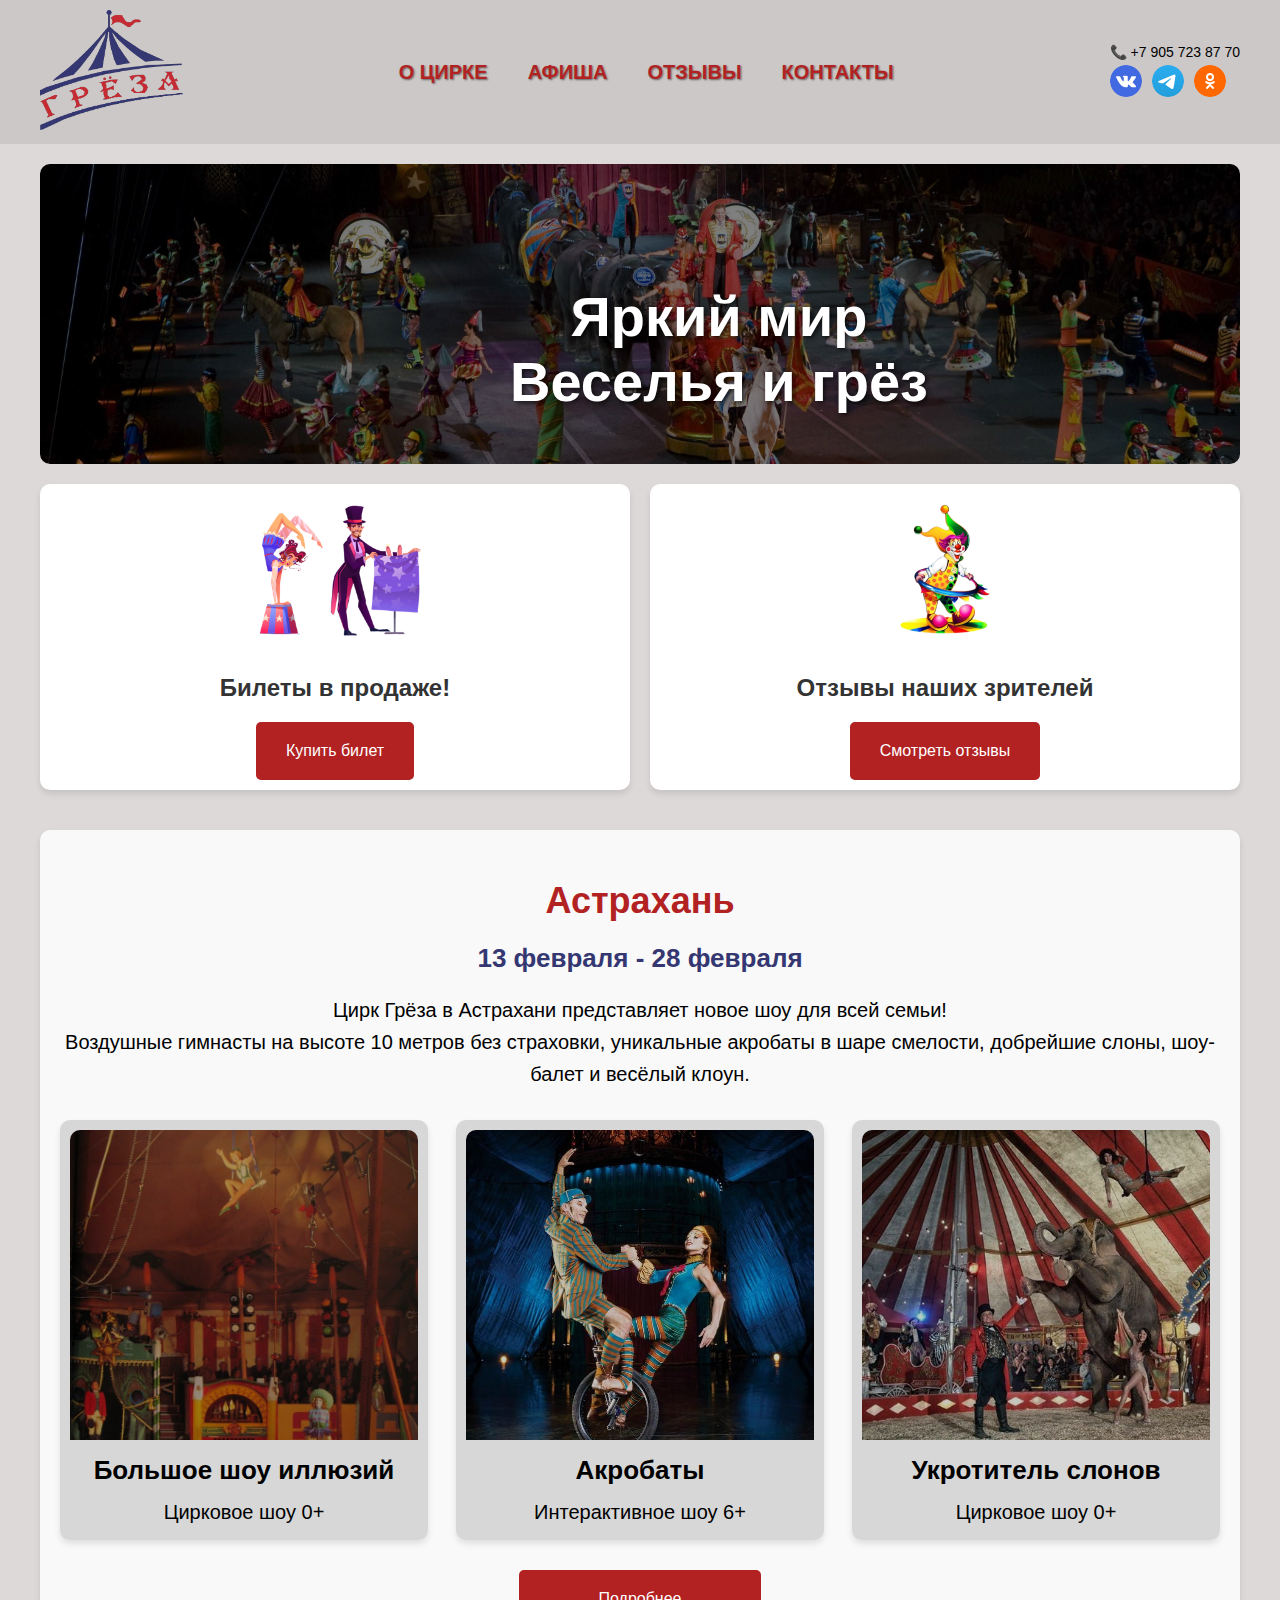
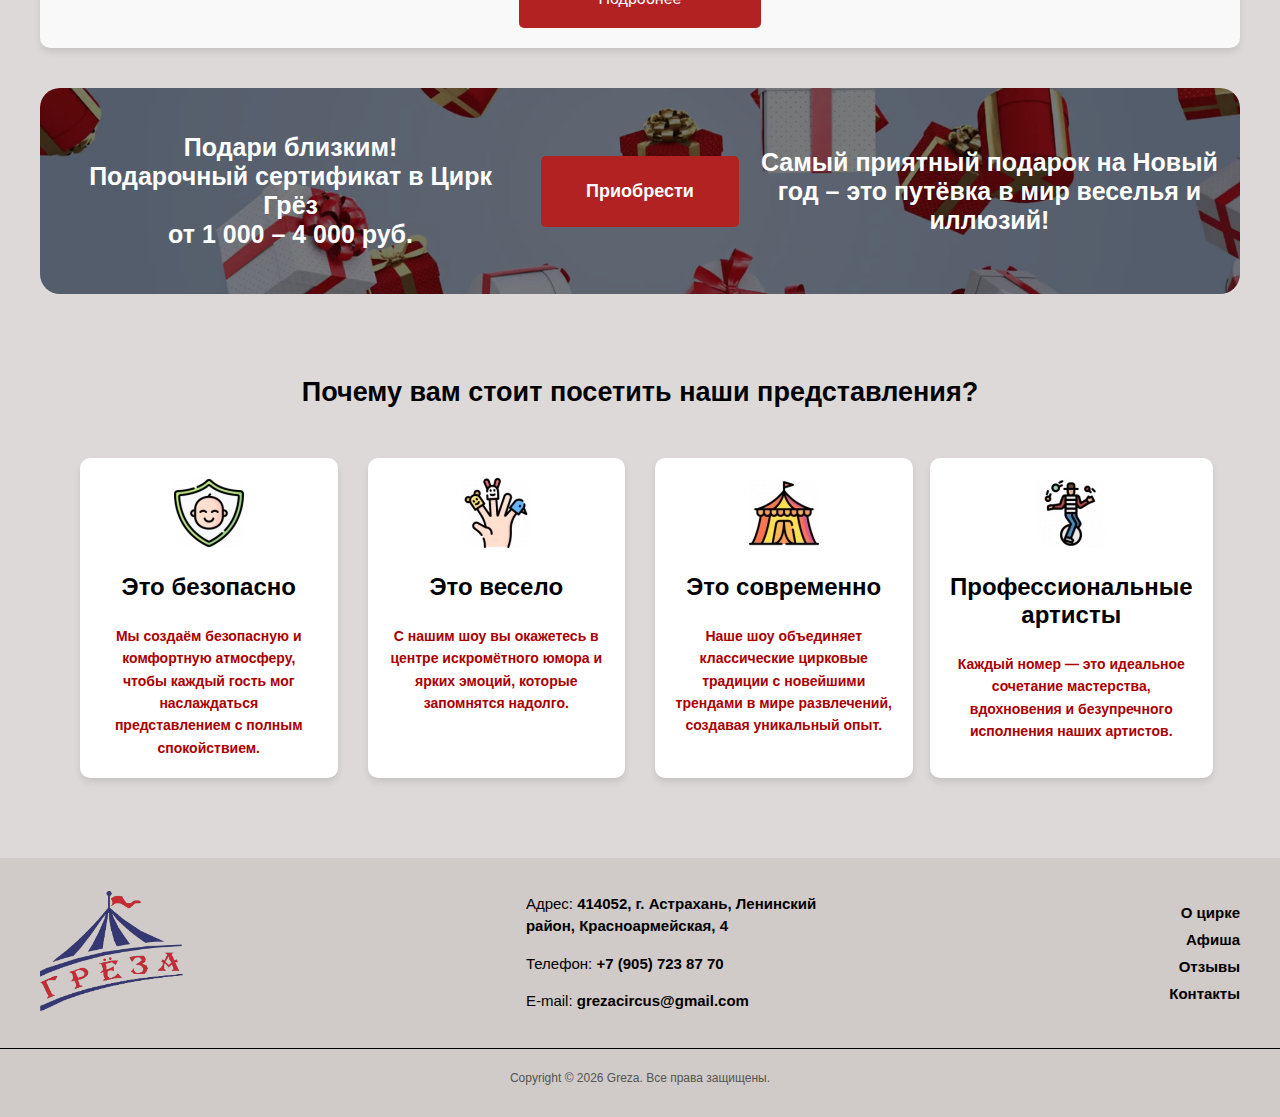
<file: index.html>
<!DOCTYPE html>
<html lang="ru">
<head>
    <meta charset="UTF-8">
    <meta name="viewport" content="width=device-width, initial-scale=1.0">

    <title>Цирк Грёза — Афиша шоу, билеты и отзывы | Астрахань</title>

    <meta name="description" content="Цирк Грёза в Астрахани — яркие цирковые шоу для всей семьи. Покупка билетов онлайн, афиша представлений, отзывы зрителей и контакты цирка.">

    <meta name="keywords" content="цирк грёза, цирк астрахань, цирковое шоу, афиша цирка, купить билет цирк, шоу для детей, отзывы о цирке, билеты цирк астрахань">

    <meta name="author" content="Цирк Грёза">

    <link rel="stylesheet" href="styles.css">

    <meta name="google-site-verification" content="HshrQP6LjxG-a0CcJKboXZw0GT1qERBnkTq-V8hrbKA" />
</head>
<body>

<header class="header">
    <div class="header__container">

        <div class="header__logo">
            <a href="index.html">
                <img src="image/logo.png" alt="Греза">
            </a>
        </div>

        <nav class="header__nav">
            <a class="header__link" href="about.html">О ЦИРКЕ</a>
            <a class="header__link" href="afisha.html">АФИША</a>
            <a class="header__link" href="feedback.html">ОТЗЫВЫ</a>
            <a class="header__link" href="contact.html">КОНТАКТЫ</a>
        </nav>

        <div class="header__contacts">
            <span class="header__phone">📞 +7 905 723 87 70</span>

            <div class="header__social">
                <a class="header__social-link" href="https://vk.com/feed">
                    <img class="header__social-icon" src="image/vk.png" alt="VK">
                </a>
                <a class="header__social-link" href="https://t.me/fedyabooker">
                    <img class="header__social-icon" src="image/telega.png" alt="Telegram">
                </a>
                <a class="header__social-link" href="https://ok.ru/">
                    <img class="header__social-icon" src="image/ok.png" alt="OK">
                </a>
            </div>
        </div>

    </div>
</header>

<main class="main">

    <section class="banner">
        <img class="banner__image" src="image/яркиймир.jpg" alt="Цирковое шоу">
        <div class="banner__text">
            <h1 class="banner__title">Яркий мир<br>Веселья и грёз</h1>
        </div>
    </section>

    <section class="info">
        <div class="info__block">
            <img class="info__image" src="image/Купитьбилет.png" alt="Иллюстрация билетов">
            <h2 class="info__title">Билеты в продаже!</h2>
            <a class="info__link" href="afisha.html">
                <button class="button">Купить билет</button>
            </a>
        </div>

        <div class="info__block">
            <img class="info__image" src="image/отзыв.png" alt="Иллюстрация отзывов">
            <h2 class="info__title">Отзывы наших зрителей</h2>
            <a class="info__link" href="feedback.html">
                <button class="button">Смотреть отзывы</button>
            </a>
        </div>
    </section>

    <section class="show">
        <h2 class="show__city">Астрахань</h2>
        <h2 class="show__dates">13 февраля - 28 февраля</h2>

        <p class="show__description">
        Цирк Грёза в Астрахани представляет новое шоу для всей семьи!<br>
        Воздушные гимнасты на высоте 10 метров без страховки, уникальные акробаты в шаре смелости,
         добрейшие слоны, шоу-балет и весёлый клоун.
        </p>

        <div class="show__cards">

            <div class="card">
                <img class="card__image" src="image/шоу1.jpg" alt="Большое шоу иллюзий">
                <h3 class="card__title">Большое шоу иллюзий</h3>
                <span class="card__label">Цирковое шоу 0+</span>
            </div>

            <div class="card">
                <img class="card__image" src="image/шоу2.jpg" alt="Акробаты">
                <h3 class="card__title">Акробаты</h3>
                <span class="card__label">Интерактивное шоу 6+</span>
            </div>

            <div class="card">
                <img class="card__image" src="image/шоу3.jpg" alt="Укротитель слонов">
                <h3 class="card__title">Укротитель слонов</h3>
                <span class="card__label">Цирковое шоу 0+</span>
            </div>

        </div>

        <a class="show__link" href="afisha.html">
            <button class="button button--wide">Подробнее</button>
        </a>
    </section>

    <section class="gift">
        <div class="gift__content">

            <div class="gift__text">
                <p>Подари близким!<br>Подарочный сертификат в Цирк Грёз<br>от 1 000 – 4 000 руб.</p>
            </div>

            <a class="gift__link" href="sertificat.html" target="_blank">
                <button class="button button--big">Приобрести</button>
            </a>

            <div class="gift__text">
                <p>Самый приятный подарок на Новый год – это путёвка в мир веселья и иллюзий!</p>
            </div>

        </div>
    </section>

    <section class="features">
        <h2 class="features__title">Почему вам стоит посетить наши представления?</h2>

        <div class="features__container">

            <div class="features__item">
                <img class="features__icon" src="image/безопасность.png" alt="Иконка безопасности">
                <h3 class="features__subtitle">Это безопасно</h3>
                <p class="features__text"><strong>Мы создаём безопасную и комфортную атмосферу, чтобы каждый гость мог наслаждаться представлением с полным спокойствием.</strong></p>
            </div>

            <div class="features__item">
                <img class="features__icon" src="image/Весело.png" alt="Иконка веселья">
                <h3 class="features__subtitle">Это весело</h3>
                <p class="features__text"><strong>С нашим шоу вы окажетесь в центре искромётного юмора и ярких эмоций, которые запомнятся надолго.</strong></p>
            </div>

            <div class="features__item">
                <img class="features__icon" src="image/Современно.png" alt="Иконка современности">
                <h3 class="features__subtitle">Это современно</h3>
                <p class="features__text"><strong>Наше шоу объединяет классические цирковые традиции с новейшими трендами в мире развлечений, создавая уникальный опыт.</strong></p>
            </div>

            <div class="features__item">
                <img class="features__icon" src="image/Профессиональные артисты.png" alt="Иконка артистов">
                <h3 class="features__subtitle">Профессиональные артисты</h3>
                <p class="features__text"><strong>Каждый номер — это идеальное сочетание мастерства, вдохновения и безупречного исполнения наших артистов.</strong></p>
            </div>

        </div>
    </section>

</main>

<footer class="footer">
    <div class="footer__container">

        <div class="footer__logo">
            <a href="index.html">
                <img src="image/logo.png" alt="Греза">
            </a>
        </div>

        <div class="footer__info">
            <p>Адрес: <strong>414052, г. Астрахань, Ленинский район, Красноармейская, 4</strong></p>
            <p>Телефон: <strong>+7 (905) 723 87 70</strong></p>
            <p>E-mail: <strong>grezacircus@gmail.com</strong></p>
        </div>

        <div class="footer__links">
            <a class="footer__link" href="about.html"><strong>О цирке</strong></a>
            <a class="footer__link" href="afisha.html"><strong>Афиша</strong></a>
            <a class="footer__link" href="feedback.html"><strong>Отзывы</strong></a>
            <a class="footer__link" href="contact.html"><strong>Контакты</strong></a>
        </div>

    </div>

    <div class="footer__bottom">
        <p>Copyright © 2026 Greza. Все права защищены.</p>
    </div>
</footer>

</body>
</html>
</file>
<file: styles.css>
body {
    margin: 0;
    font-family: Arial, sans-serif;
    background-color: #ddd9d9;
}
.header {
    background-color: #ccc8c8;
    padding: 10px 0;
}

.header__container {
    display: flex;
    justify-content: space-between;
    align-items: center;
    max-width: 1200px;
    margin: 0 auto;
    padding: 0 20px;
}

.header__logo img {
    max-height: 120px;
}

.header__nav {
    display: flex;
    gap: 40px;
    justify-content: center;
    flex-grow: 1;
}

.header__link {
    text-decoration: none;
    color: #b22222;
    font-weight: bold;
    font-size: 20px;
    text-shadow: 1px 1px 2px rgba(0, 0, 0, 0.5);
    transition: color 0.3s ease, text-shadow 0.3s ease;
}

.header__link:hover {
    color: #8b0000;
    text-shadow: 2px 2px 4px rgba(0, 0, 0, 0.7);
}

.header__contacts {
    text-align: right;
    font-size: 14px;
}

.header__phone {
    display: block;
    margin-bottom: 5px;
}

.header__social {
    display: flex;
    gap: 10px;
}

.header__social-icon {
    width: 32px;
    height: 31.5px;
    display: inline-block;
    border-radius: 50%;
}

.main {
    margin: 20px auto;
    max-width: 1200px;
    padding: 0 20px;
}

.banner {
    position: relative;
    border-radius: 10px;
    overflow: hidden;
    height: 300px;
}

.banner__image {
    width: 100%;
    height: 100%;
    object-fit: cover;
    display: block;
    filter: brightness(50%);
}

.banner__text {
    position: absolute;
    bottom: 50px;
    left: 470px;
    color: white;
    font-size: 28px;
    font-weight: bold;
    text-shadow: 2px 2px 5px rgba(0, 0, 0, 0.7);
    text-align: center;
}

.banner__title {
    margin: 0;
}

.info {
    display: flex;
    justify-content: space-between;
    gap: 20px;
    margin-top: 20px;
}

.info__block {
    background-color: white;
    border-radius: 10px;
    box-shadow: 0 4px 6px rgba(0, 0, 0, 0.1);
    flex: 1;
    text-align: center;
    padding: 10px 15px;
    display: flex;
    flex-direction: column;
    align-items: center;
    gap: 10px;
}

.info__title {
    font-size: 24px;
    margin-bottom: 10px;
    color: #333;
}

.info__image {
    height: 150px;
    width: auto;
    object-fit: contain;
    border-radius: 10px;
}

.button {
    display: inline-block;
    padding: 20px 30px;
    font-size: 16px;
    color: white;
    background-color: #b22222;
    border: none;
    border-radius: 5px;
    cursor: pointer;
    text-decoration: none;
    transition: background-color 0.3s ease;
}

.button:hover {
    background-color: #8b0000;
}

.button--wide {
    padding: 20px 80px;
}

.button--big {
    padding: 25px 45px;
    font-size: 18px;
    font-weight: bold;
}

.show {
    text-align: center;
    margin: 40px auto;
    padding: 20px;
    background-color: #f9f9f9;
    border-radius: 10px;
    box-shadow: 0 4px 6px rgba(0, 0, 0, 0.1);
}

.show__city {
    font-size: 36px;
    color: #b22222;
    margin-bottom: 10px;
}

.show__dates {
    font-size: 26px;
    color: rgba(53, 55, 114, 1);
    margin-bottom: 20px;
}

.show__description {
    font-size: 20px;
    line-height: 1.6;
    color: #000000;
    margin-bottom: 30px;
}

.show__cards {
    display: flex;
    justify-content: space-between;
    gap: 20px;
    margin-bottom: 30px;
}

.card {
    background-color: rgba(215, 215, 215, 1);
    border-radius: 10px;
    box-shadow:  0 4px 6px rgba(0, 0, 0, 0.1);
    text-align: center;
    overflow: hidden;
    width: 30%;
    display: flex;
    flex-direction: column;
    align-items: center;
    padding: 10px;
    min-height: 400px;
}

.card__image {
    width: 100%;
    height: 310px;
    object-fit: cover;
    border-radius: 10px 10px 0 0;
    filter: brightness(80%);
}

.card__title {
    font-size: 26px;
    margin: 15px 0;
    color: #000000;
}

.card__label {
    font-size: 20px;
    color: #000000;
}

.gift {
    background-image: url('image/задний фон.png');
    background-size: cover;
    background-position: center;
    border-radius: 20px;
    padding: 20px;
    margin: 40px auto;
    max-width: 1200px;
    display: flex;
    justify-content: center;
    align-items: center;
}

.gift__content {
    display: flex;
    align-items: center;
    justify-content: space-between;
    gap: 20px;
    width: 100%;
}

.gift__text {
    color: white;
    font-size: 25px;
    font-weight: bold;
    text-align: center;
    flex: 1;
}

.features {
    margin: 40px auto;
    padding: 20px;
    max-width: 1200px;
    text-align: center;
}

.features__title {
    font-size: 27px;
    margin-bottom: 30px;
    font-weight: bold;
}

.features__container {
    display: grid;
    grid-template-columns: repeat(auto-fit, minmax(250px, 1fr));
    gap: 30px;
    justify-items: center;
    align-items: stretch;
    padding: 20px;
}

.features__item {
    display: flex;
    flex-direction: column;
    align-items: center;
    text-align: center;
    background-color: #fff;
    padding: 20px;
    border-radius: 10px;
    box-shadow: 0 4px 6px rgba(0, 0, 0, 0.1);
    height: 280px;
}

.features__icon {
    width: 70px;
    height: 70px;
    margin-bottom: 15px;
}

.features__subtitle {
    font-size: 24px;
    color: #000000;
    margin:  10px 0;
}

.features__text {
    font-size: 14px;
    color: #aa0000;
    line-height: 1.6;
}


.footer {
    background-color: #d0cac8;
    padding: 20px 0;
    font-family: Arial, sans-serif;
    font-size: 14px;
    color: #000;
    text-align: center;
}

.footer__container {
    display: flex;
    justify-content: space-between;
    align-items: center;
    flex-wrap: wrap;
    max-width: 1200px;
    margin: 0 auto;
    padding: 0 20px;
}

.footer__logo img {
    max-height: 120px;
}

.footer__info {
    text-align: left;
    max-width: 300px;
    line-height: 1.5;
    font-size: 15px;
}

.footer__links {
    display: flex;
    flex-direction: column;
    gap: 10px;
    text-align: right;
    font-size: 15px;
}

.footer__link {
    color: #000;
    text-decoration: none;
}

.footer__link:hover {
    text-decoration: underline;
}

.footer__bottom {
    border-top: 1px solid #000;
    margin-top: 20px;
    padding-top: 10px;
    font-size: 12px;
    color: #555;
}

@media (max-width: 1024px) {
    .header__container {
        flex-wrap: wrap;
        gap: 20px;
        justify-content: center;
        text-align: center;
    }

    .header__nav {
        flex-wrap: wrap;
        justify-content: center;
        gap: 20px;
    }

    .header__contacts {
        text-align: center;
    }

    .banner__text {
        left: 50%;
        transform: translateX(-50%);
        bottom: 40px;
        font-size: 24px;
    }

    .show__cards {
        flex-wrap: wrap;
        justify-content: center;
    }

    .card {
        width: 45%;
    }

    .gift__content {
        flex-direction: column;
        text-align: center;
    }

    .gift__text {
        font-size: 22px;
    }
}

@media (max-width: 768px) {
    .main {
        padding: 0 10px;
    }

    .banner {
        height: 220px;
    }

    .banner__text {
        font-size: 20px;
        bottom: 30px;
    }

    .info {
        flex-direction: column;
    }

    .info__block {
        width: 100%;
    }

    .show__cards {
        flex-direction: column;
        align-items: center;
    }

    .card {
        width: 90%;
    }

    .features__container {
        grid-template-columns: 1fr;
    }

    .footer__container {
        flex-direction: column;
        text-align: center;
        gap: 20px;
    }

    .footer__info {
        text-align: center;
    }

    .footer__links {
        text-align: center;
    }

    .button {
        width: 100%;
        max-width: 300px;
    }
}

@media (max-width: 480px) {
    .header__link {
        font-size: 16px;
    }

    .banner__text {
        font-size: 18px;
    }

    .show__city {
        font-size: 28px;
    }

    .show__dates {
        font-size: 20px;
    }

    .show__description {
        font-size: 16px;
    }

    .gift__text {
        font-size: 18px;
    }

    .features__subtitle {
        font-size: 20px;
    }
}
</file>
